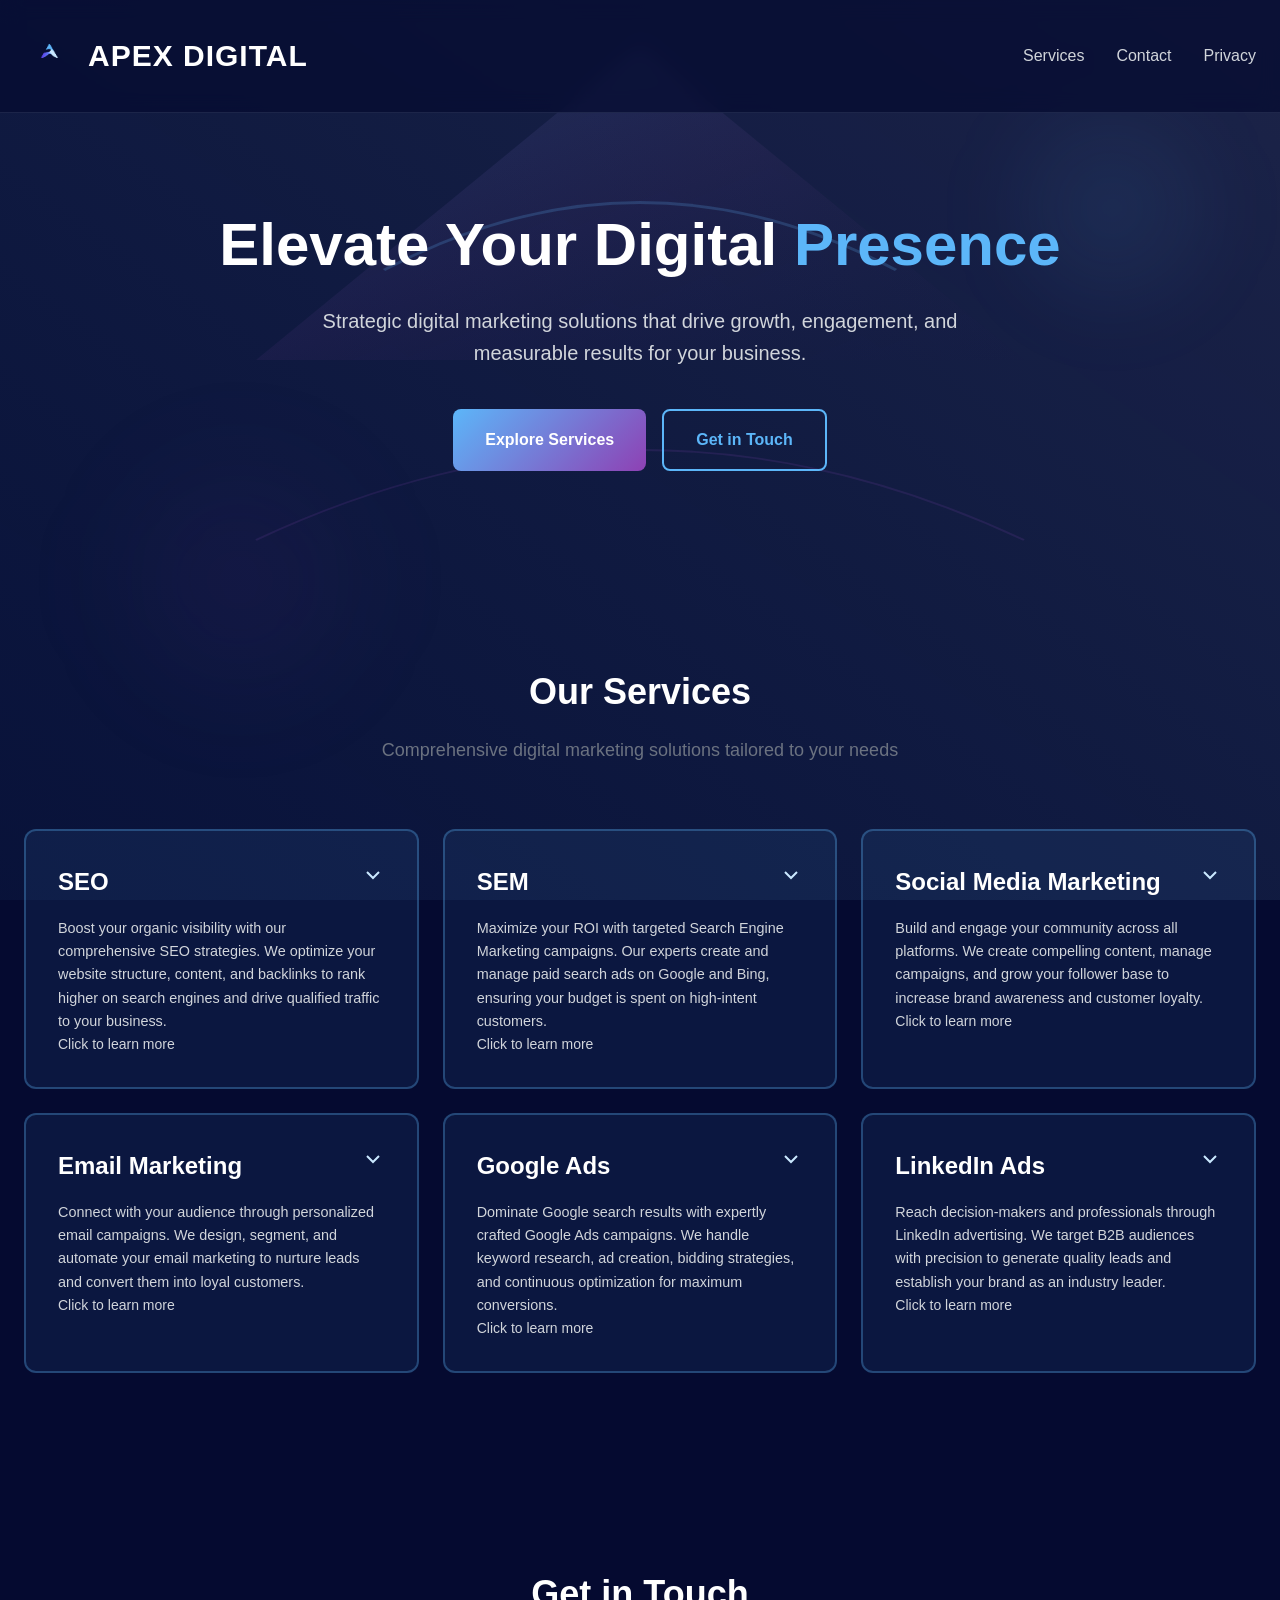
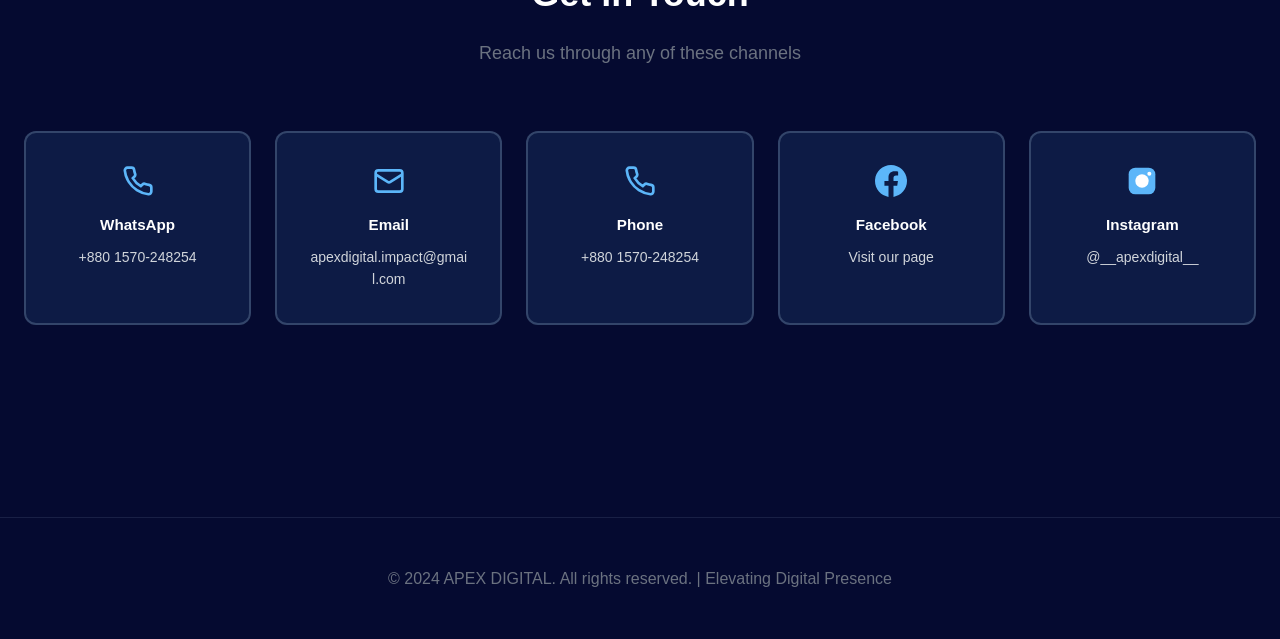
<file: index.html>
<!DOCTYPE html>
<html lang="en">
<head>
    <meta charset="UTF-8">
    <meta name="viewport" content="width=device-width, initial-scale=1.0">
    <meta name="description" content="APEX DIGITAL - Strategic Digital Marketing Solutions for Your Business">
    <meta name="keywords" content="SEO, SEM, Social Media Marketing, Digital Marketing Agency">
    <meta name="author" content="APEX DIGITAL">
    <title>APEX DIGITAL - Digital Marketing Agency</title>
    <link rel="stylesheet" href="style.css">
    <link rel="icon" type="image/png" href="logo.png">
</head>
<body>
    <!-- Dynamic Background -->
    <div class="background-container">
        <svg class="background-svg" viewBox="0 0 1000 1000" preserveAspectRatio="none">
            <defs>
                <linearGradient id="gradientA" x1="0%" y1="0%" x2="100%" y2="100%">
                    <stop offset="0%" style="stop-color: #5CB6F9; stop-opacity: 0.15" />
                    <stop offset="50%" style="stop-color: #8E41B4; stop-opacity: 0.08" />
                    <stop offset="100%" style="stop-color: #050A30; stop-opacity: 0.02" />
                </linearGradient>
                <linearGradient id="gradientB" x1="100%" y1="0%" x2="0%" y2="100%">
                    <stop offset="0%" style="stop-color: #CAE8FF; stop-opacity: 0.12" />
                    <stop offset="100%" style="stop-color: #5CB6F9; stop-opacity: 0.05" />
                </linearGradient>
            </defs>
            
            <!-- Large Triangle Shape (Top) -->
            <polygon points="500,50 800,400 200,400" fill="url(#gradientA)" />
            
            <!-- Secondary curved elements -->
            <path d="M 300,300 Q 500,150 700,300" stroke="#5CB6F9" stroke-width="3" fill="none" opacity="0.2" />
            <path d="M 200,600 Q 500,400 800,600" stroke="#8E41B4" stroke-width="2" fill="none" opacity="0.15" />
            
            <!-- Grid background -->
            <rect width="1000" height="1000" fill="url(#gradientB)" />
        </svg>

        <!-- Animated gradient orbs -->
        <div class="gradient-orb orb-1"></div>
        <div class="gradient-orb orb-2"></div>
    </div>

    <!-- Content -->
    <div class="content-wrapper">
        <!-- Header -->
        <header class="header">
            <div class="header-container">
                <div class="logo-section">
                    <img src="logo.png" alt="APEX DIGITAL Logo" class="logo">
                    <h1 class="brand-name">APEX DIGITAL</h1>
                </div>
                <nav class="nav-menu">
                    <a href="#services" class="nav-link">Services</a>
                    <a href="#contact" class="nav-link">Contact</a>
                    <button id="privacy-btn" class="nav-link">Privacy</button>
                </nav>
                <button class="mobile-menu-btn" id="mobile-menu-btn">
                    <span></span>
                    <span></span>
                    <span></span>
                </button>
            </div>
        </header>

        <!-- Hero Section -->
        <section class="hero">
            <div class="hero-container">
                <h2 class="hero-title">Elevate Your Digital <span class="highlight">Presence</span></h2>
                <p class="hero-subtitle">Strategic digital marketing solutions that drive growth, engagement, and measurable results for your business.</p>
                <div class="hero-buttons">
                    <button class="btn btn-primary" onclick="scrollToServices()">Explore Services</button>
                    <a href="#contact" class="btn btn-secondary">Get in Touch</a>
                </div>
            </div>
        </section>

        <!-- Services Section -->
        <section id="services" class="services">
            <div class="services-container">
                <h3 class="section-title">Our Services</h3>
                <p class="section-subtitle">Comprehensive digital marketing solutions tailored to your needs</p>
                
                <div class="services-grid" id="services-grid">
                    <!-- Services will be generated by JavaScript -->
                </div>
            </div>
        </section>

        <!-- Contact Section -->
        <section id="contact" class="contact">
            <div class="contact-container">
                <div class="contact-header">
                    <h3 class="section-title">Get in Touch</h3>
                    <p class="section-subtitle">Reach us through any of these channels</p>
                </div>

                <div class="contacts-grid" id="contacts-grid">
                    <!-- Contacts will be generated by JavaScript -->
                </div>
            </div>
        </section>

        <!-- Privacy Policy Modal -->
        <div id="privacy-modal" class="modal">
            <div class="modal-content">
                <button class="modal-close" id="modal-close">&times;</button>
                <div class="privacy-container">
                    <h2 class="privacy-title">Privacy Policy</h2>
                    
                    <div class="privacy-content">
                        <section>
                            <h3>1. Introduction</h3>
                            <p>APEX DIGITAL ("Company," "we," "us," or "our") operates the website. This page informs you of our policies regarding the collection, use, and disclosure of personal data when you use our Service and the choices you have associated with that data.</p>
                        </section>

                        <section>
                            <h3>2. Information Collection and Use</h3>
                            <p>We collect several different types of information for various purposes to provide and improve our Service to you:</p>
                            <ul>
                                <li>Personal Data: Name, email address, phone number, and usage data</li>
                                <li>Usage Data: Browser type, IP address, pages visited, and referral source</li>
                                <li>Cookies and Tracking Technologies: We use cookies to track activity and store preferences</li>
                            </ul>
                        </section>

                        <section>
                            <h3>3. Use of Data</h3>
                            <p>APEX DIGITAL uses the collected data for various purposes:</p>
                            <ul>
                                <li>To provide and maintain our Service</li>
                                <li>To notify you about changes to our Service</li>
                                <li>To provide customer support and respond to inquiries</li>
                                <li>To gather analysis or valuable information so we can improve our Service</li>
                                <li>To monitor the usage of our Service</li>
                            </ul>
                        </section>

                        <section>
                            <h3>4. Security of Data</h3>
                            <p>The security of your data is important to us but remember that no method of transmission over the Internet or method of electronic storage is 100% secure. While we strive to use commercially acceptable means to protect your Personal Data, we cannot guarantee its absolute security.</p>
                        </section>

                        <section>
                            <h3>5. Changes to This Privacy Policy</h3>
                            <p>We may update our Privacy Policy from time to time. We will notify you of any changes by posting the new Privacy Policy on this page and updating the "effective date" at the top of this Privacy Policy.</p>
                        </section>

                        <section>
                            <h3>6. Contact Us</h3>
                            <p>If you have any questions about this Privacy Policy, please contact us at:</p>
                            <p class="contact-details">
                                <strong>Email:</strong> apexdigital.impact@gmail.com<br>
                                <strong>Phone:</strong> +880 1570-248254<br>
                                <strong>WhatsApp:</strong> +880 1570-248254
                            </p>
                        </section>
                    </div>
                </div>
            </div>
        </div>

        <!-- Footer -->
        <footer class="footer">
            <div class="footer-container">
                <p>&copy; 2024 APEX DIGITAL. All rights reserved. | Elevating Digital Presence</p>
            </div>
        </footer>
    </div>

    <script src="script.js"></script>
</body>
</html>
</file>
<file: style.css>
/* Root Colors */
:root {
    --primary: #050A30;
    --accent-light: #CAE8FF;
    --accent-medium: #5CB6F9;
    --accent-dark: #8E41B4;
    --text-white: #FFFFFF;
    --text-gray-light: #D1D5DB;
    --text-gray-dark: #6B7280;
    --border-color: rgba(202, 232, 255, 0.1);
    --card-bg: rgba(92, 182, 249, 0.08);
    --card-border: rgba(92, 182, 249, 0.3);
}

/* Reset & Base Styles */
* {
    margin: 0;
    padding: 0;
    box-sizing: border-box;
}

html {
    scroll-behavior: smooth;
}

body {
    font-family: 'Segoe UI', Tahoma, Geneva, Verdana, sans-serif;
    color: var(--text-gray-light);
    background-color: var(--primary);
    overflow-x: hidden;
    line-height: 1.6;
}

/* Background Container */
.background-container {
    position: fixed;
    top: 0;
    left: 0;
    width: 100%;
    height: 100%;
    z-index: 0;
    pointer-events: none;
}

.background-svg {
    width: 100%;
    height: 100%;
}

.gradient-orb {
    position: absolute;
    border-radius: 50%;
    filter: blur(40px);
    pointer-events: none;
}

.orb-1 {
    width: 256px;
    height: 256px;
    top: 80px;
    right: 40px;
    background: radial-gradient(circle, rgba(92, 182, 249, 0.1) 0%, transparent 70%);
}

.orb-2 {
    width: 320px;
    height: 320px;
    bottom: 160px;
    left: 80px;
    filter: blur(50px);
    background: radial-gradient(circle, rgba(142, 65, 180, 0.08) 0%, transparent 70%);
}

/* Content Wrapper */
.content-wrapper {
    position: relative;
    z-index: 10;
}

/* Header */
.header {
    border-bottom: 1px solid var(--border-color);
    backdrop-filter: blur(10px);
    background: rgba(5, 10, 48, 0.7);
    position: sticky;
    top: 0;
    z-index: 100;
}

.header-container {
    max-width: 1280px;
    margin: 0 auto;
    padding: 2rem 1.5rem;
    display: flex;
    align-items: center;
    justify-content: space-between;
}

.logo-section {
    display: flex;
    align-items: center;
    gap: 1rem;
    cursor: pointer;
}

.logo {
    width: 48px;
    height: 48px;
    border-radius: 0.5rem;
    object-fit: contain;
    transition: transform 0.3s ease;
}

.logo:hover {
    transform: scale(1.05);
}

.brand-name {
    font-size: 1.875rem;
    font-weight: bold;
    color: var(--text-white);
    letter-spacing: 1px;
}

.nav-menu {
    display: flex;
    gap: 2rem;
}

.nav-link {
    color: var(--text-gray-light);
    text-decoration: none;
    font-weight: 500;
    transition: color 0.3s ease;
    border: none;
    background: none;
    cursor: pointer;
    font-size: 1rem;
}

.nav-link:hover {
    color: var(--text-white);
}

.mobile-menu-btn {
    display: none;
    flex-direction: column;
    gap: 6px;
    background: none;
    border: none;
    cursor: pointer;
}

.mobile-menu-btn span {
    width: 25px;
    height: 3px;
    background: var(--text-white);
    border-radius: 2px;
}

/* Hero Section */
.hero {
    max-width: 1280px;
    margin: 0 auto;
    padding: 6rem 1.5rem;
    text-align: center;
}

.hero-container {
    animation: fadeInUp 0.8s ease-out;
}

.hero-title {
    font-size: clamp(2.5rem, 8vw, 3.75rem);
    font-weight: bold;
    color: var(--text-white);
    margin-bottom: 1.5rem;
    line-height: 1.2;
}

.hero-title .highlight {
    color: var(--accent-medium);
}

.hero-subtitle {
    font-size: 1.25rem;
    color: var(--text-gray-light);
    margin-bottom: 2.5rem;
    max-width: 42rem;
    margin-left: auto;
    margin-right: auto;
}

.hero-buttons {
    display: flex;
    flex-direction: column;
    gap: 1rem;
    justify-content: center;
    flex-wrap: wrap;
}

@media (min-width: 640px) {
    .hero-buttons {
        flex-direction: row;
    }
}

/* Buttons */
.btn {
    padding: 1rem 2rem;
    border-radius: 0.5rem;
    font-weight: 600;
    text-decoration: none;
    transition: all 0.3s ease;
    border: none;
    cursor: pointer;
    font-size: 1rem;
    display: inline-block;
}

.btn-primary {
    background: linear-gradient(135deg, var(--accent-medium) 0%, var(--accent-dark) 100%);
    color: var(--text-white);
}

.btn-primary:hover {
    transform: scale(1.05);
    box-shadow: 0 10px 30px rgba(92, 182, 249, 0.3);
}

.btn-secondary {
    border: 2px solid var(--accent-medium);
    color: var(--accent-medium);
    background: transparent;
}

.btn-secondary:hover {
    background: rgba(92, 182, 249, 0.1);
    transform: translateY(-2px);
}

/* Services Section */
.services {
    max-width: 1280px;
    margin: 0 auto;
    padding: 6rem 1.5rem;
}

.section-title {
    font-size: 2.25rem;
    font-weight: bold;
    color: var(--text-white);
    text-align: center;
    margin-bottom: 1rem;
}

.section-subtitle {
    font-size: 1.125rem;
    color: var(--text-gray-dark);
    text-align: center;
    margin-bottom: 4rem;
}

.services-grid {
    display: grid;
    grid-template-columns: repeat(auto-fit, minmax(320px, 1fr));
    gap: 1.5rem;
}

.service-card {
    border-radius: 0.75rem;
    overflow: hidden;
    transition: all 0.3s ease;
    border: 2px solid var(--card-border);
    background: var(--card-bg);
    padding: 2rem;
    cursor: pointer;
}

.service-card:hover {
    transform: scale(1.05);
}

.service-card.expanded {
    background: linear-gradient(135deg, var(--accent-medium) 0%, var(--accent-dark) 100%);
    border-color: var(--accent-medium);
}

.service-header {
    display: flex;
    align-items: start;
    justify-content: space-between;
    gap: 1rem;
    margin-bottom: 1rem;
}

.service-title {
    font-size: 1.5rem;
    font-weight: bold;
    color: var(--text-white);
}

.chevron-icon {
    width: 24px;
    height: 24px;
    flex-shrink: 0;
    transition: transform 0.3s ease;
    color: var(--accent-light);
}

.service-card.expanded .chevron-icon {
    transform: rotate(180deg);
    color: var(--text-white);
}

.service-description {
    color: var(--text-gray-light);
    font-size: 0.9rem;
}

.service-card.expanded .service-description {
    color: var(--text-white);
    animation: fadeIn 0.3s ease;
}

.service-hint {
    color: var(--text-gray-light);
    font-size: 0.875rem;
}

.service-card.expanded .service-hint {
    display: none;
}

/* Contact Section */
.contact {
    max-width: 1280px;
    margin: 0 auto;
    padding: 6rem 1.5rem;
}

.contact-header {
    text-align: center;
    margin-bottom: 4rem;
}

.contacts-grid {
    display: grid;
    grid-template-columns: repeat(auto-fit, minmax(200px, 1fr));
    gap: 1.5rem;
}

.contact-card {
    border-radius: 0.75rem;
    padding: 2rem;
    text-align: center;
    transition: all 0.3s ease;
    background: rgba(92, 182, 249, 0.1);
    border: 2px solid rgba(202, 232, 255, 0.2);
    text-decoration: none;
    color: inherit;
    display: flex;
    flex-direction: column;
    align-items: center;
}

.contact-card:hover {
    transform: scale(1.1);
    box-shadow: 0 10px 30px rgba(92, 182, 249, 0.2);
}

.contact-icon {
    width: 32px;
    height: 32px;
    margin-bottom: 1rem;
    color: var(--accent-medium);
}

.contact-label {
    color: var(--text-white);
    font-weight: 600;
    margin-bottom: 0.5rem;
    font-size: 0.95rem;
}

.contact-value {
    color: var(--text-gray-light);
    font-size: 0.875rem;
    word-break: break-all;
}

/* Privacy Modal */
.modal {
    display: none;
    position: fixed;
    top: 0;
    left: 0;
    width: 100%;
    height: 100%;
    background: rgba(5, 10, 48, 0.95);
    z-index: 1000;
    overflow-y: auto;
    padding: 2rem;
}

.modal.active {
    display: block;
    animation: fadeIn 0.3s ease;
}

.modal-content {
    max-width: 56rem;
    margin: 0 auto;
    background: rgba(92, 182, 249, 0.05);
    border: 2px solid rgba(92, 182, 249, 0.2);
    border-radius: 1rem;
    padding: 3rem;
    position: relative;
    margin-top: 2rem;
    margin-bottom: 2rem;
}

.modal-close {
    position: absolute;
    top: 1.5rem;
    right: 1.5rem;
    font-size: 2rem;
    background: none;
    border: none;
    color: var(--text-gray-light);
    cursor: pointer;
    width: 40px;
    height: 40px;
    display: flex;
    align-items: center;
    justify-content: center;
    transition: color 0.3s ease;
}

.modal-close:hover {
    color: var(--text-white);
}

.privacy-title {
    font-size: 2.25rem;
    font-weight: bold;
    color: var(--text-white);
    margin-bottom: 2rem;
}

.privacy-content {
    display: flex;
    flex-direction: column;
    gap: 2rem;
}

.privacy-content section {
    display: flex;
    flex-direction: column;
    gap: 1rem;
}

.privacy-content h3 {
    font-size: 1.25rem;
    font-weight: 600;
    color: var(--text-white);
}

.privacy-content p {
    color: var(--text-gray-light);
    line-height: 1.8;
}

.privacy-content ul {
    list-style: disc;
    margin-left: 1.5rem;
}

.privacy-content li {
    color: var(--text-gray-light);
    line-height: 1.8;
}

.contact-details {
    background: rgba(92, 182, 249, 0.1);
    padding: 1rem;
    border-radius: 0.5rem;
    margin-top: 0.5rem;
}

.contact-details strong {
    color: var(--text-white);
}

/* Footer */
.footer {
    border-top: 1px solid var(--border-color);
    margin-top: 6rem;
}

.footer-container {
    max-width: 1280px;
    margin: 0 auto;
    padding: 3rem 1.5rem;
    text-align: center;
    color: var(--text-gray-dark);
}

/* Animations */
@keyframes fadeInUp {
    from {
        opacity: 0;
        transform: translateY(30px);
    }
    to {
        opacity: 1;
        transform: translateY(0);
    }
}

@keyframes fadeIn {
    from {
        opacity: 0;
    }
    to {
        opacity: 1;
    }
}

/* Responsive Design */
@media (max-width: 768px) {
    .nav-menu {
        display: none;
    }

    .mobile-menu-btn {
        display: flex;
    }

    .header-container {
        padding: 1.5rem;
    }

    .brand-name {
        font-size: 1.5rem;
    }

    .hero {
        padding: 4rem 1.5rem;
    }

    .hero-title {
        font-size: 2rem;
    }

    .hero-subtitle {
        font-size: 1rem;
    }

    .services-grid {
        grid-template-columns: 1fr;
    }

    .contacts-grid {
        grid-template-columns: repeat(2, 1fr);
    }

    .modal-content {
        padding: 2rem;
    }

    .privacy-title {
        font-size: 1.75rem;
    }
}

@media (max-width: 480px) {
    .header-container {
        padding: 1rem;
    }

    .logo {
        width: 40px;
        height: 40px;
    }

    .brand-name {
        font-size: 1.25rem;
        letter-spacing: 0px;
    }

    .hero-title {
        font-size: 1.5rem;
    }

    .hero-subtitle {
        font-size: 0.95rem;
        margin-bottom: 1.5rem;
    }

    .section-title {
        font-size: 1.75rem;
    }

    .btn {
        padding: 0.875rem 1.5rem;
        font-size: 0.95rem;
    }

    .contacts-grid {
        grid-template-columns: 1fr;
    }

    .modal-content {
        padding: 1.5rem;
    }

    .service-card {
        padding: 1.5rem;
    }

    .service-title {
        font-size: 1.25rem;
    }
}

/* Scrollbar Styling */
::-webkit-scrollbar {
    width: 10px;
}

::-webkit-scrollbar-track {
    background: var(--primary);
}

::-webkit-scrollbar-thumb {
    background: var(--accent-medium);
    border-radius: 5px;
}

::-webkit-scrollbar-thumb:hover {
    background: var(--accent-dark);
}
</file>
